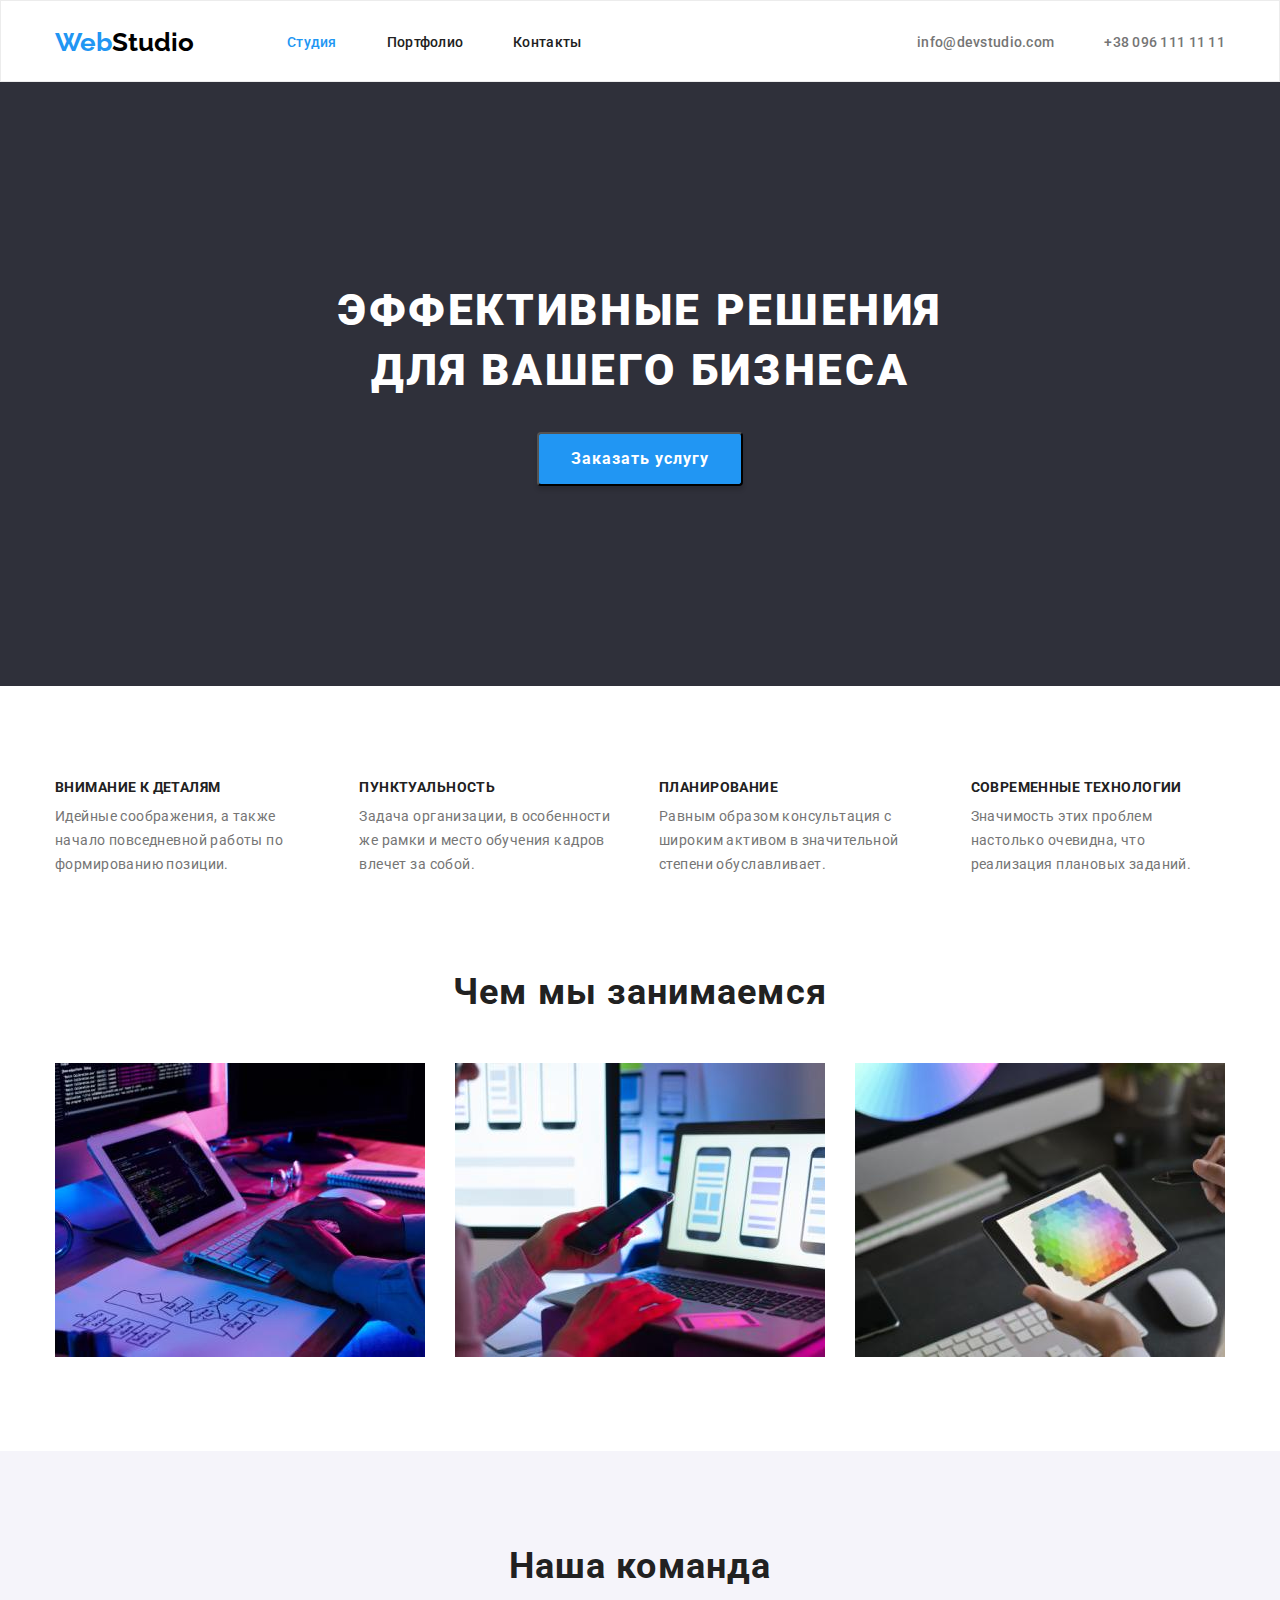
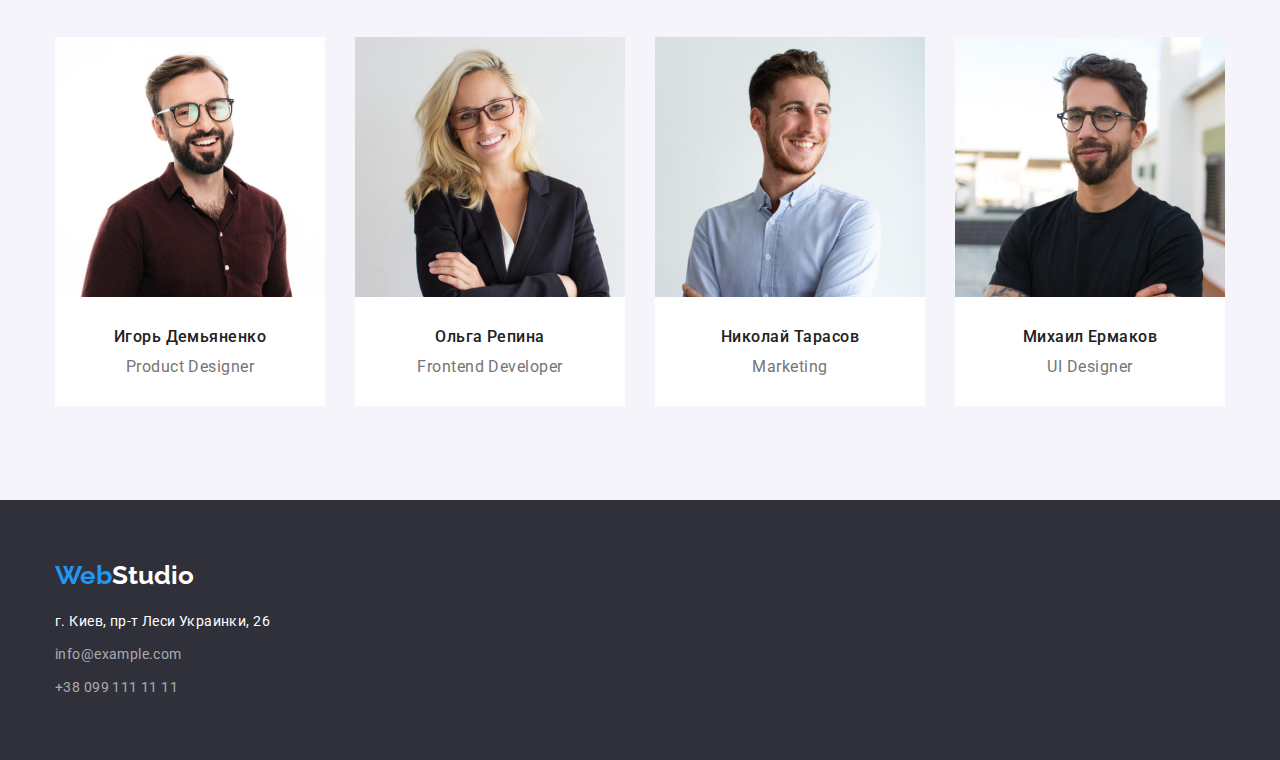
<file: index.html>
<!DOCTYPE html>
<html lang="ru">
  <head>
    <meta charset="UTF-8" />
    <meta http-equiv="X-UA-Compatible" content="IE=edge" />
    <meta name="viewport" content="width=device-width, initial-scale=1.0" />

    <link rel="preconnect" href="https://fonts.googleapis.com" />
    <link rel="preconnect" href="https://fonts.gstatic.com" crossorigin />
    <link
      href="https://fonts.googleapis.com/css2?family=Raleway:wght@700&family=Roboto:wght@400;500;700;900&display=swap"
      rel="stylesheet"
    />
    <link
      rel="stylesheet"
      href="https://cdnjs.cloudflare.com/ajax/libs/modern-normalize/1.1.0/modern-normalize.min.css"
    />
    <link rel="stylesheet" href="./css/styles.css" />
    <title>Web Studio</title>
  </head>
  <body>
    <header class="page-header">
      <div class="container header-container">
        <nav class="site-nav">
          <a class="header-logo flex-logo" href="./index.html"
            ><span>Web</span>Studio</a
          >
          <ul class="nav-list">
            <li class="nav-item">
              <a class="nav-link current-link" href="./index.html">Студия</a>
            </li>

            <li class="nav-item">
              <a class="nav-link" href="./portfolio.html">Портфолио</a>
            </li>

            <li class="nav-item">
              <a class="nav-link" href="#">Контакты</a>
            </li>
          </ul>
        </nav>
        <ul class="contacts-list">
          <li class="contacts-item">
            <a class="header-link" href="mailto:info@devstudio.com"
              >info@devstudio.com</a
            >
          </li>

          <li class="contacts-item">
            <a class="header-link" href="tel:+380961111111"
              >+38 096 111 11 11</a
            >
          </li>
        </ul>
      </div>
    </header>

    <main>
      <section class="hero">
        <div class="container">
          <h1 class="hero-title">Эффективные решения для вашего бизнеса</h1>
          <button type="button" class="hero-btn">Заказать услугу</button>
        </div>
      </section>

      <section class="section">
        <div class="container">
          <h2 class="features-main-title visually-hidden">Наши преимущества</h2>
          <ul class="features-list">
            <li class="features-item">
              <h3 class="feature-title">Внимание к деталям</h3>
              <p class="feature-text">
                Идейные соображения, а также начало повседневной работы по
                формированию позиции.
              </p>
            </li>

            <li class="features-item">
              <h3 class="feature-title">Пунктуальность</h3>
              <p class="feature-text">
                Задача организации, в особенности же рамки и место обучения
                кадров влечет за собой.
              </p>
            </li>

            <li class="features-item">
              <h3 class="feature-title">Планирование</h3>
              <p class="feature-text">
                Равным образом консультация с широким активом в значительной
                степени обуславливает.
              </p>
            </li>

            <li class="features-item">
              <h3 class="feature-title">Современные технологии</h3>
              <p class="feature-text">
                Значимость этих проблем настолько очевидна, что реализация
                плановых заданий.
              </p>
            </li>
          </ul>
        </div>
      </section>

      <section class="section job">
        <div class="container job-container">
          <h2 class="job-title">Чем мы занимаемся</h2>
          <ul class="job-list">
            <li class="job-item">
              <img
                src="./images/box-1.jpg"
                alt="Компьютер"
                width="370"
                height="294"
              />
            </li>

            <li class="job-item">
              <img
                src="./images/box-2.jpg"
                alt="Телефон"
                width="370"
                height="294"
              />
            </li>

            <li class="job-item">
              <img
                src="./images/box-3.jpg"
                alt="Планшет"
                width="370"
                height="294"
              />
            </li>
          </ul>
        </div>
      </section>

      <section class="section team">
        <div class="container">
          <h2 class="team-main-title">Наша команда</h2>
          <ul class="team-list">
            <li class="team-item">
              <img
                src="./images/img-1.jpg"
                alt="Член команды, мужчина в очках и бордовой футболке"
                width="270"
                height="260"
              />
              <div class="team-card">
                <h3 class="team-title">Игорь Демьяненко</h3>
                <p class="team-text">Product Designer</p>
              </div>
            </li>

            <li class="team-item">
              <img
                src="./images/img-2.jpg"
                alt="Член команды, девушка в очках и деловом костюме"
                width="270"
                height="260"
              />
              <div class="team-card">
                <h3 class="team-title">Ольга Репина</h3>
                <p class="team-text">Frontend Developer</p>
              </div>
            </li>

            <li class="team-item">
              <img
                src="./images/img-3.jpg"
                alt="Член команды, мужчина в голубой футболке"
                width="270"
                height="260"
              />
              <div class="team-card">
                <h3 class="team-title">Николай Тарасов</h3>
                <p class="team-text">Marketing</p>
              </div>
            </li>

            <li class="team-item">
              <img
                src="./images/img-4.jpg"
                alt="Член команды, мужчина в очках и черной футболке"
                width="270"
                height="260"
              />
              <div class="team-card">
                <h3 class="team-title">Михаил Ермаков</h3>
                <p class="team-text">UI Designer</p>
              </div>
            </li>
          </ul>
        </div>
      </section>
    </main>

    <footer class="footer">
      <div class="container">
        <a href="./index.html" class="footer-logo"><span>Web</span>Studio</a>
        <address class="footer-address">
          <ul class="footer-list">
            <li class="footer-item">
              <a
                class="footer-address-link"
                href="https://goo.gl/maps/c1EK1qKSaTVivwzG6"
                >г. Киев, пр-т Леси Украинки, 26</a
              >
            </li>

            <li class="footer-item">
              <a class="footer-link" href="mailto:info@example.com "
                >info@example.com
              </a>
            </li>

            <li class="footer-item">
              <a class="footer-link" href="tel:+380991111111"
                >+38 099 111 11 11</a
              >
            </li>
          </ul>
        </address>
      </div>
    </footer>
  </body>
</html>
</file>
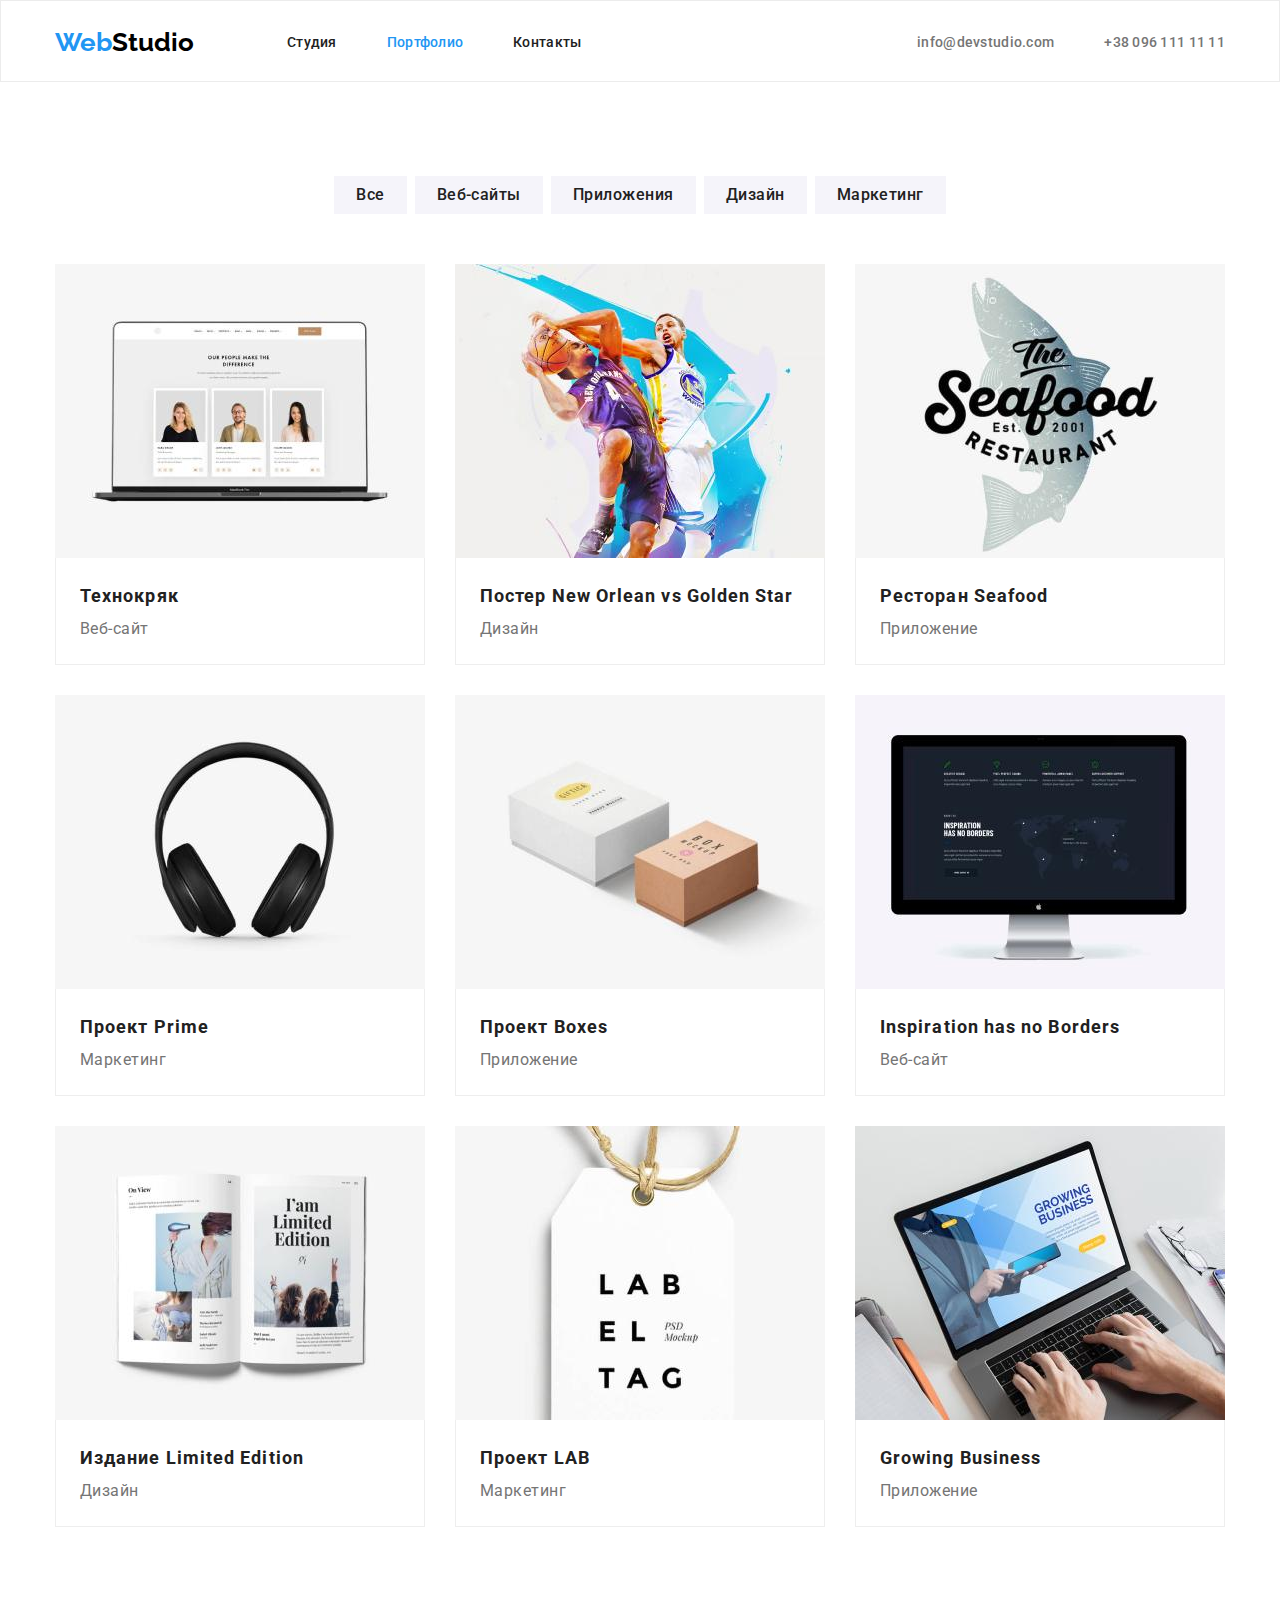
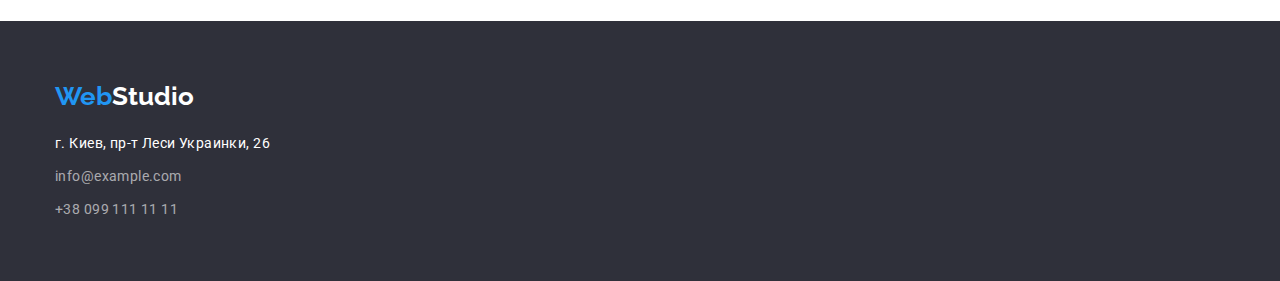
<file: portfolio.html>
<!DOCTYPE html>
<html lang="ru">
<head>
    <meta charset="UTF-8">
    <meta http-equiv="X-UA-Compatible" content="IE=edge">
    <meta name="viewport" content="width=device-width, initial-scale=1.0">
    
    <link rel="preconnect" href="https://fonts.googleapis.com">
    <link rel="preconnect" href="https://fonts.gstatic.com" crossorigin>
    <link href="https://fonts.googleapis.com/css2?family=Raleway:wght@700&family=Roboto:wght@400;500;700;900&display=swap" rel="stylesheet">
    <link rel="stylesheet" href="https://cdnjs.cloudflare.com/ajax/libs/modern-normalize/1.1.0/modern-normalize.min.css">
    <link rel="stylesheet" href="./css/styles.css">
    <title>Портфолио</title>
</head>
<body>
    
    <header class="page-header">
        <div class="container header-container">
            <nav class="site-nav">
                <a class="header-logo flex-logo" href="./index.html"><span>Web</span>Studio</a>
                <ul class="nav-list">
                    <li class="nav-item">
                        <a class="nav-link" href="./index.html">Студия</a>
                    </li>

                    <li class="nav-item">
                        <a class="nav-link current-link" href="./portfolio.html">Портфолио</a>
                    </li>

                    <li class="nav-item">
                        <a class="nav-link" href="#">Контакты</a>
                    </li>
                </ul>
            </nav>
            <ul class="contacts-list">
                <li class="contacts-item">
                    <a class="header-link" href="mailto:info@devstudio.com">info@devstudio.com</a>
                </li>
                <li class="contacts-item">
                    <a class="header-link" href="tel:+380961111111">+38 096 111 11 11</a>
                </li>
            </ul>
        </div>
    </header>

    <main>
        <section class="section">
            <div class="container"> 
                <h1 class="visually-hidden">Портфолио</h1>
                <ul class="filter-buttons">
                    <li class="filter-button">
                        <button class="potfolio-btn" type="button">Все</button>
                    </li>
                    
                    <li class="filter-button">
                        <button class="potfolio-btn" type="button">Веб-сайты</button>
                    </li>
                    
                    <li class="filter-button">
                        <button class="potfolio-btn" type="button">Приложения</button>
                    </li>
                    
                    <li class="filter-button">
                        <button class="potfolio-btn" type="button">Дизайн</button>
                    </li>
                    
                    <li class="filter-button">
                        <button class="potfolio-btn" type="button">Маркетинг</button>
                    </li>
                </ul>
                <ul class="portfolio-list">
                    <li class="portfolio-item">
                        <a class="portfolio-link" href="#">
                            <img src="./images/portfolio-01.jpg" alt="Страница сайта на экране ноутбука" width="370">
                            <div class="portfolio-card">
                                <h2 class="portfolio-title">Технокряк</h2>
                                <p class="portfolio-text">Веб-сайт</p>
                            </div>
                        </a>    
                    </li>

                    <li class="portfolio-item">
                        <a class="portfolio-link" href="#">
                            <img src="./images/portfolio-02.jpg" alt="Два баскетболиста борятся за мяч" width="370">
                            <div class="portfolio-card">
                                <h2 class="portfolio-title">Постер New Orlean vs Golden Star</h2>
                                <p class="portfolio-text">Дизайн</p>
                            </div>
                        </a>
                    </li>

                    <li class="portfolio-item">
                        <a class="portfolio-link" href="#">
                            <img src="./images/portfolio-03.jpg" alt="Логотип ресторана" width="370">
                            <div class="portfolio-card">
                                <h2 class="portfolio-title">Ресторан Seafood</h2>
                                <p class="portfolio-text">Приложение</p>
                            </div>
                        </a>
                    </li>

                    <li class="portfolio-item">
                        <a class="portfolio-link" href="#">
                            <img src="./images/portfolio-04.jpg" alt="Наушники" width="370">
                            <div class="portfolio-card">
                                <h2 class="portfolio-title">Проект Prime</h2>
                                <p class="portfolio-text">Маркетинг</p>
                            </div>
                        </a>
                    </li>

                    <li class="portfolio-item">
                        <a class="portfolio-link" href="#">
                            <img src="./images/portfolio-05.jpg" alt="Две упаковочные коробки" width="370">
                            <div class="portfolio-card">
                                <h2 class="portfolio-title">Проект Boxes</h2>
                                <p class="portfolio-text">Приложение</p>
                            </div>
                        </a>
                    </li>

                    <li class="portfolio-item">
                        <a class="portfolio-link" href="#">
                            <img src="./images/portfolio-06.jpg" alt="Экран компьютера" width="370">
                            <div class="portfolio-card">
                                <h2 class="portfolio-title">Inspiration has no Borders</h2>
                                <p class="portfolio-text">Веб-сайт</p>
                            </div>
                        </a>
                    </li>

                    <li class="portfolio-item">
                        <a class="portfolio-link" href="#">
                            <img src="./images/portfolio-07.jpg" alt="Разворот журнала" width="370">
                            <div class="portfolio-card">
                                <h2 class="portfolio-title">Издание Limited Edition</h2>
                                <p class="portfolio-text">Дизайн</p>
                            </div>
                        </a>
                    </li>
                    
                    <li class="portfolio-item">
                        <a class="portfolio-link" href="#">
                            <img src="./images/portfolio-08.jpg" alt="Лейбл товара" width="370">
                            <div class="portfolio-card">
                                <h2 class="portfolio-title">Проект LAB</h2>
                                <p class="portfolio-text">Маркетинг</p>
                            </div>
                        </a>
                    </li>
                    
                    <li class="portfolio-item">
                        <a class="portfolio-link" href="#">
                            <img src="./images/portfolio-09.jpg" alt="Открытый ноутбук" width="370">
                            <div class="portfolio-card">
                                <h2 class="portfolio-title">Growing Business</h2>
                                <p class="portfolio-text">Приложение</p>
                            </div>
                        </a>
                    </li>
                </ul>
            </div>
        </section>
    </main>
    
    <footer class="footer">
        <div class="container footer-container">
            <a href="./index.html" class="footer-logo"><span>Web</span>Studio</a>
            <address class="footer-address">
                <ul class="footer-list">
                    <li class="footer-item">
                        <a class="footer-address-link" href="https://goo.gl/maps/c1EK1qKSaTVivwzG6">г. Киев, пр-т Леси Украинки, 26</a>
                    </li>

                    <li class="footer-item">
                        <a class="footer-link" href="mailto:info@example.com ">info@example.com </a>
                    </li>

                    <li class="footer-item">
                        <a class="footer-link" href="tel:+380991111111">+38 099 111 11 11</a>
                    </li>
                </ul>
            </address>
        </div>
    </footer>
</body>
</html>
</file>
<file: css/styles.css>
/* --------------Общие стили--------------- */
:root {
    --title-color: #212121;
    --accent-color: #2196F3;
    --text-color: #757575;
    --nav-links-color: #212121;
    --hero-title-color: #ffffff;
    --hero-button-color: #2196F3;
    --hover-focus-button-color: #ffffff;
    --title-color: #212121;
    --bg-color: #2F303A;
    --header-logo-color: #000000;
    --footer-logo-color: #ffffff;
    --button-text-color: #212121;
    --filter-button-text-color: #212121;
    --filter-button-bg-color:#F5F4FA;
    --bg-secondary-section-color: #F5F4FA;
    --bg-team-card: #ffffff;
    --portfolio-border-color: #EEEEEE;
    --section-padding: 94px;
    --section-title-font-weight: 700;
}

h1,
h2,
h3,
p {
    margin: 0;
    padding: 0;
}

ul {
    margin: 0;
    padding: 0;
    list-style: none;
}

a {
    text-decoration: none;
}

body {
    font-family: 'Roboto', sans-serif;
    color: var(--text-color);
}

.section {
    padding-top: var(--section-padding);
    padding-bottom: var(--section-padding);
}

.visually-hidden {
    position: absolute;
    white-space: nowrap;
    width: 1px;
    height: 1px;
    overflow: hidden;
    border: 0;
    padding: 0;
    clip: rect(0 0 0 0);
    clip-path: inset(50%);
    margin: -1px;
}

.container {
    margin: 0 auto;
    padding-left: 15px;
    padding-right: 15px;
    width: 1200px;
}

img {
    display: block;
    width: 100%;
    height: auto;
}

/* -------------------Header--------------------- */

.page-header {
    padding-top: 26px;
    padding-bottom: 23px;
    border: 1px solid #ECECEC;
}

.header-container {
    display: flex;
}

.site-nav {
    display: flex;
    align-items: center;
}

.nav-list {
    display: flex;
    margin-right: auto;
}

.nav-item:not(:last-child) {
    margin-right: 50px;
}

.contacts-item:not(:first-child) {
    margin-left: 50px;
}

.contacts-list {
    display: flex;
    margin-left: auto;
    align-items: center;
}

.header-logo, .footer-logo {
    font-family: Raleway;
    font-weight: 700;
    font-size: 26px;
    line-height: 1.19;
    text-decoration: none;
}

.flex-logo {
    margin-right: 93px;
}

.header-logo {
    color: var(--header-logo-color);
}

.header-logo span {
    color: var(--accent-color);
}

.header-link:hover,
.header-link:focus,
.nav-link:hover,
.nav-link:focus,
.footer-link:hover,
.footer-link:focus {
    color: var(--accent-color);
}

.nav-link,
.header-link {
    font-weight: 500;
    font-size: 14px;
    line-height: 1.14;
    letter-spacing: 0.02em;
}

.nav-link {
    color: var(--nav-links-color);
}

.current-link {
    color: var(--accent-color);
}

.header-link {
    color: var(--text-color);
}

/* -----------------hero----------------- */

.hero {
    padding-top: 199px;
    padding-bottom: 200px;
    background-color: var(--bg-color);
    text-align: center;
}

.hero-title {
    margin-right: auto;
    margin-left: auto;
    margin-bottom: 31px;
    width: 696px;
    font-weight: 900;
    font-size: 44px;
    line-height: 1.36;
    text-align: center;
    letter-spacing: 0.06em;
    text-transform: uppercase;
    color: var(--hero-title-color);
}

.hero-btn {
    min-width: 200px;
    padding: 10px 32px;
    font-family: inherit;
    font-weight: 700;
    font-size: 16px;
    line-height: 1.87;
    letter-spacing: 0.06em;
    color: #ffffff;
    background-color: var(--hero-button-color);
    box-shadow: 0px 4px 4px rgba(0, 0, 0, 0.15);
    border-radius: 4px;
    cursor: pointer;
}

.hero-btn:hover,
.hero-btn:focus {
    background-color: #188CE8;
}

/* -----------------Наши преимущества----------------- */

.features-main-title,
.job-title,
.team-main-title {
    margin-bottom: 50px;
    font-weight: 700;
    font-size: 36px;
    line-height: 1.17;
    text-align: center;
    letter-spacing: 0.03em;
    color: var(--title-color);
}

.features-list {
    display: flex;
}

.features-item:not(:last-child) {
    margin-right: 30px;
}

.feature-title {
    margin-bottom: 10px;
    font-weight: 700;
    font-size: 14px;
    line-height: 1.14;
    letter-spacing: 0.03em;
    text-transform: uppercase;
    color: var(--title-color);
}

.feature-text {
    font-size: 14px;
    line-height: 1.71;
    letter-spacing: 0.03em;
}

/* -----------------Чем мы занимаемся----------------- */

.section.job {
    padding-top: 0;
}

.job-list {
    display: flex;
}

.job-item:not(:last-child) {
    margin-right: 30px;
}

/* ---------------------Наша команда----------------------- */

.team {
    background-color: var(--bg-secondary-section-color);
}

.team-list {
    display: flex;
}

.team-item:not(:last-child) {
    margin-right: 30px;
}

.team-item {
    background-color: var(--bg-team-card);
}

.team-card {
    padding-top: 30px;
    padding-bottom: 30px;
}

.team-title,
.team-text {
    font-size: 16px;
    line-height: 1.19;
    text-align: center;
    letter-spacing: 0.03em;
    color: var(--text-color);
}

.team-title {
    font-weight: 500;
    color: var(--title-color);
}

.team-text {
    margin-top: 10px;
}

/* --------------------Footer----------------------- */

.footer {
    padding: 60px 0;
    background-color: var(--bg-color);
}

.footer-logo {
    display: block;
    margin-bottom: 20px;
    color: var(--footer-logo-color);
}

.footer-logo span {
    color: var(--accent-color);
}

.footer-address {
    font-style: inherit;
    font-weight: 400;
    font-size: 14px;
    line-height: 1.71;
    letter-spacing: 0.03em;
}

.footer-item:not(:last-child) {
    margin-bottom: 9px;
}

.footer-link {
    color: rgba(255, 255, 255, 0.6);
}

.footer-address .footer-address-link {
    color: #ffffff;
}


/* -------------------Портфолио------------------- */

.filter-buttons {
    display: flex;
    margin-bottom: 50px;
    justify-content: center;
}

.filter-buttons .potfolio-btn {
    padding: 6px 22px;
    font-family: inherit;
    font-weight: 500;
    font-size: 16px;
    line-height: 1.63;
    text-align: center;
    letter-spacing: 0.03em;
    color: var(--button-text-color);
    background-color: var(--filter-button-bg-color);
    border: none;
    cursor: pointer;
}

.filter-button:not(:last-child) {
    margin-right: 8px;
}

/* -------------------Наши работы-------------------- */

.portfolio-list {
    display: flex;
    flex-wrap: wrap;
    margin-left: -30px;
    margin-top: -30px;
}

.portfolio-item {
    margin-left: 30px;
    margin-top: 30px;
    flex-basis: calc(100% / 3 - 30px);
}

.filter-buttons .potfolio-btn:hover,
.filter-buttons .potfolio-btn:focus,
.filter-buttons .potfolio-btn:active {
    color: var(--hover-focus-button-color);
    background: var(--accent-color);
}

.portfolio-card {
    padding: 20px 24px;
    border-right: 1px solid var(--portfolio-border-color);
    border-bottom: 1px solid var(--portfolio-border-color);
    border-left: 1px solid var(--portfolio-border-color);
}

.portfolio-list .portfolio-title {
    font-weight: 700;
    font-size: 18px;
    line-height: 2;
    letter-spacing: 0.06em;
    color: var(--title-color);
}

.portfolio-list .portfolio-text {
    font-size: 16px;
    line-height: 1.87;
    letter-spacing: 0.03em;
    color: var(--text-color);
}
</file>
